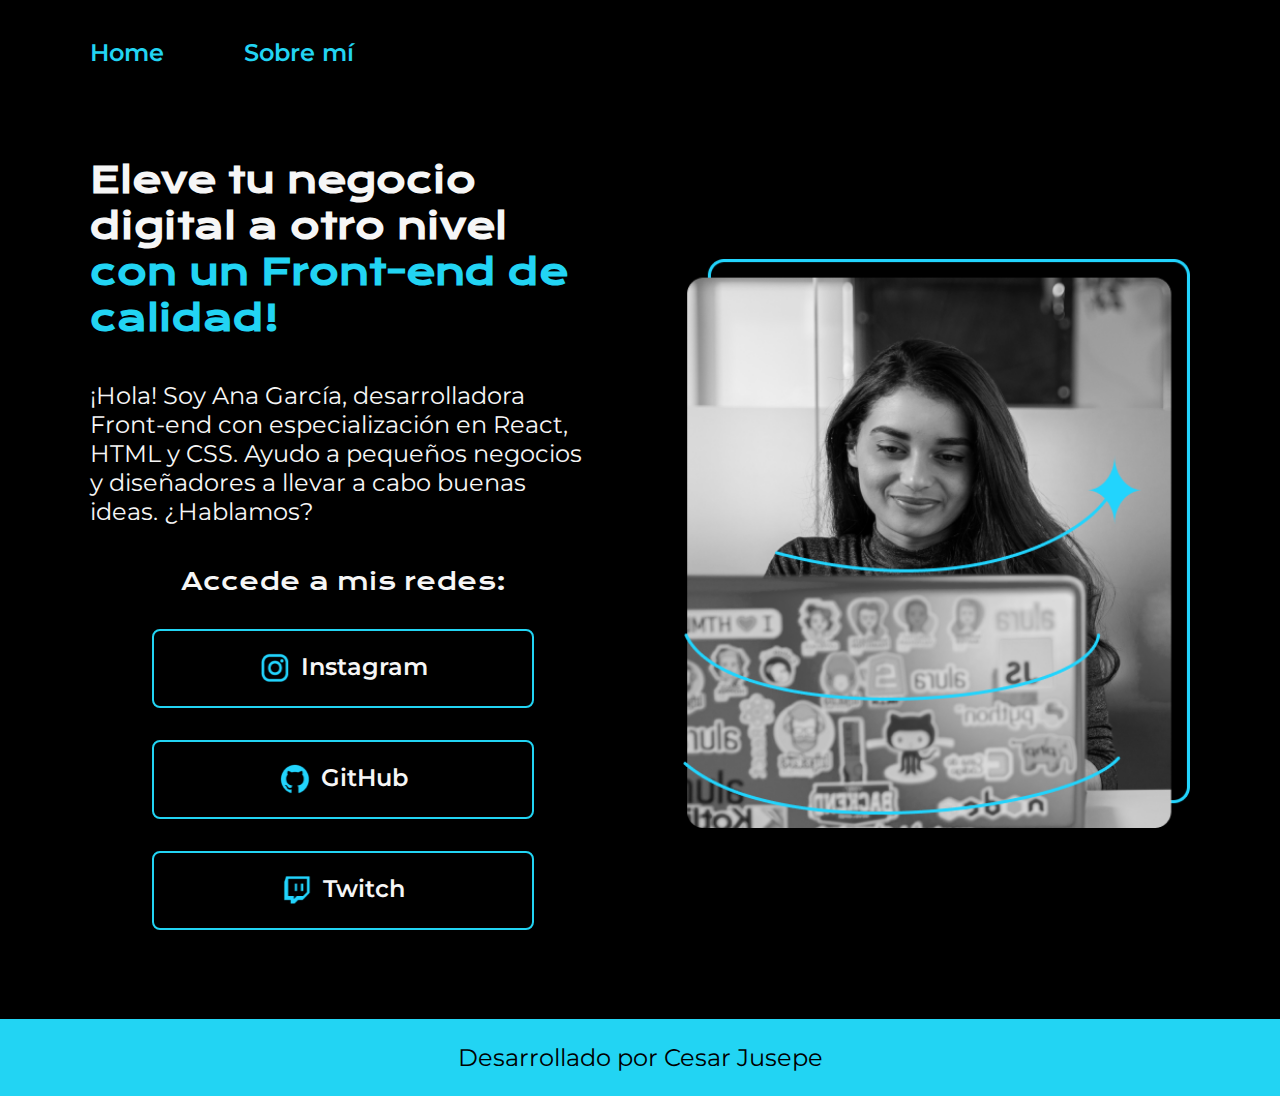
<file: index.html>
<!DOCTYPE html>
<html lang="es-mx">
<head>
    <meta charset="UTF-8">
    <meta name="viewport" content="width=device-width, initial-scale=1.0">
    <title>Portafolio</title>
    <link rel="styleSheet" href="./StylesCss/Style.css"> 
</head>
<body>

   <header class="header">  
      <a class="header_Menu" href="index.html"> Home</a>
      <a class="header_Menu" href="about.html"> Sobre mí</a>   
   </header> 

   <main class="presentacion"> 
         <section class="presentacion_Contenido"> 
            <h1 class="presentacion_Titulo"> 
            Eleve tu negocio digital a otro nivel 
            <strong class="tituloDestaque">con un Front-end de calidad!</strong> 
            </h1>
            <!-- Estilizacion de parrafo descriptivo-->
            <p class="presentacion_Parrafo">
            ¡Hola! Soy Ana García, desarrolladora Front-end 
            con especialización en React, HTML y CSS. Ayudo a pequeños 
            negocios y diseñadores a llevar a cabo buenas ideas. ¿Hablamos?
            </p>
            <!-- Estilizacion de botones y Enlaces-->
            <div class="presentacion_Enlaces">
               <h2 class="presentacion_Enlaces_Subtitulo"> Accede a mis redes:</h2>
                <a class="presentacion_Enlaces_Botones" href="https://www.instagram.com">
                     <img class="icon" src="./Assets/instagram.png">
                     Instagram</a>
                <a class="presentacion_Enlaces_Botones" href="https://github.com">
                  <img class="icon" src="./Assets/github.png">
                  GitHub</a>
                <a class="presentacion_Enlaces_Botones" href="https://www.twitch.tv">
                     <img class="icon" src="./Assets/twitch.png">
                     Twitch</a>
            </div>
         </section>
            <img class="images" src="./Assets/Imagem.png">
            
    </main>

   <footer class="footer"> Desarrollado por Cesar Jusepe</footer>
</body>
</html>
</file>
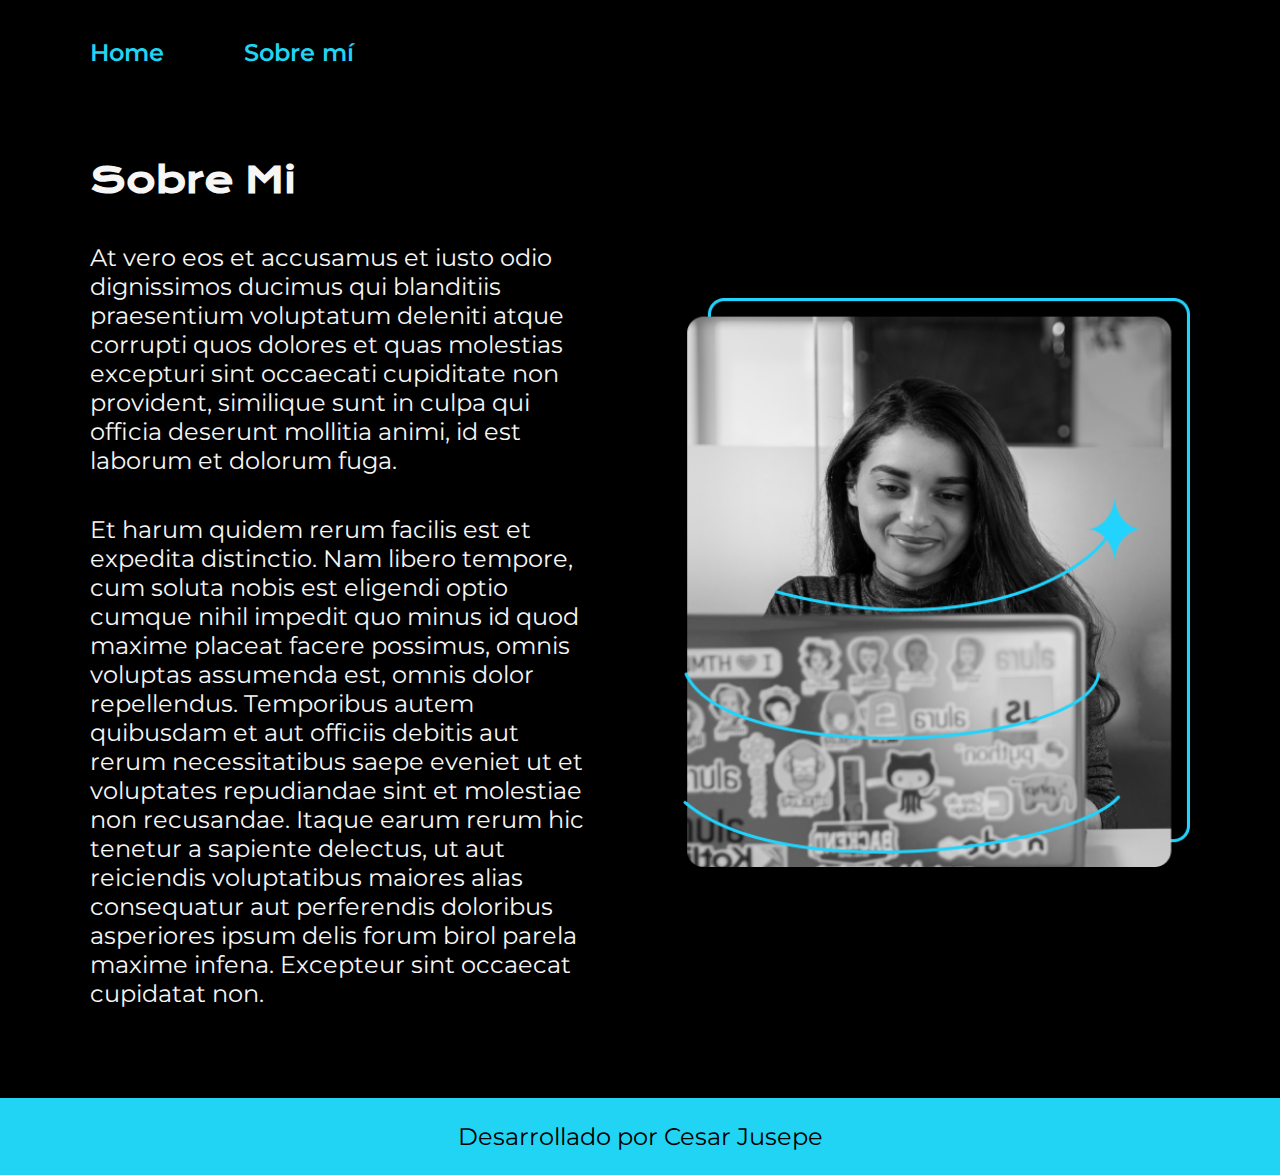
<file: about.html>
<!DOCTYPE html>
<html lang="en">
<head>
    <meta charset="UTF-8">
    <meta name="viewport" content="width=device-width, initial-scale=1.0">
    <title>Sobre Mi</title>
    <link rel="styleSheet" href="./StylesCss/Style.css"> 

</head>
<body>
    <header class="header"> 
        <a class="header_Menu" href="index.html"> Home</a>
        <a class="header_Menu" href="about.html"> Sobre mí</a> 
    </header>

    <main class="presentacion">
    <section class="presentacion_Contenido">  
    <h1 class="presentacion_Titulo"> Sobre Mi</h1>
    <p class="presentacion_Parrafo"> At vero eos et accusamus et iusto odio dignissimos ducimus qui blanditiis praesentium voluptatum 
        deleniti atque corrupti quos dolores et quas molestias excepturi sint occaecati cupiditate non provident, 
        similique sunt in culpa qui officia deserunt mollitia animi, id est laborum et dolorum fuga.
    </p>
    <p class="presentacion_Parrafo"> Et harum quidem rerum facilis est et expedita distinctio. Nam libero tempore, cum soluta nobis est eligendi 
        optio cumque nihil impedit quo minus id quod maxime placeat facere possimus, omnis voluptas assumenda est, 
        omnis dolor repellendus. Temporibus autem quibusdam et aut officiis debitis aut rerum necessitatibus saepe 
        eveniet ut et voluptates repudiandae sint et molestiae non recusandae. Itaque earum rerum hic tenetur a sapiente
         delectus, ut aut reiciendis voluptatibus maiores alias consequatur aut perferendis doloribus asperiores ipsum delis
          forum birol parela maxime infena. Excepteur sint occaecat cupidatat non.
    </p>
    </section>

    <img class="images" src="./Assets/Imagem.png">

    </main>

        <footer class="footer"> Desarrollado por Cesar Jusepe</footer>


</body>
</html>
</file>
<file: StylesCss/Style.css>
@import url('https://fonts.googleapis.com/css2?family=Krona+One&family=Montserrat:ital,wght@0,100..900;1,100..900&display=swap');

*{
    padding: 0;
    margin: 0;
}
/* Variables de CSS */
:root{
    --color-primario: #000000;
    --color-secundario: #f6f6f6;
    --color-terciario: #22d4f3;
    --color-hover: #272727;

    --fuente-montserrat:"Montserrat", sans-serif;
    --fuente-krona:"Krona One", sans-serif;
}

/* Prueba de colocacion de comentarios en CSS*/
body {
    background-color: var(--color-primario);
    color: var(--color-secundario);
    box-sizing: border-box;
}

.tituloDestaque{
    color: var(--color-terciario);
}

.header{
    padding: 3% 0% 0% 7%;
    display: flex;
    gap: 5rem;
    
}

.header_Menu{
    color: var(--color-terciario);
    font-family: var(--fuente-montserrat);
    font-size: 1.5rem;
    font-weight: 600;
    text-decoration: none;
}

.presentacion{
    display: flex;
    align-items: center;
    padding: 7% 7% 7% 7%;
    justify-content: space-between;
    gap: 86px;
}

.presentacion_Contenido{
    width: 50%;
    display: flex;
    flex-direction: column;
    gap: 2.5rem;
}

.presentacion_Titulo{
    font-size: 2.25rem;
    font-family: var(--fuente-krona);
}

.presentacion_Parrafo{
    font-size: 1.5rem;
    font-family: var(--fuente-montserrat);
}

.presentacion_Enlaces{
    display: flex;
    justify-content: space-between;
    flex-direction: column;
    align-items: center;
    gap: 2rem;
}

.presentacion_Enlaces_Botones{
    width: 23.625rem; /* 378px*/
    text-align: center;
    padding: 1.34rem 0rem;
    border-radius: 0.5rem;
    font-family: var(--fuente-montserrat);
    font-size: 1.5rem;
    font-weight: 600;
    text-decoration: none;
    color: var(--color-secundario);
    border: 0.125rem solid var(--color-terciario);
    display: flex;
    justify-content: center;
    gap: 0.625rem;
}

.icon{
    width: 2rem;
    height: 2rem;
}

.images{
    width: 50%;
}

.presentacion_Enlaces a:hover{
    background-color: var(--color-hover);
}

.presentacion_Enlaces_Subtitulo{
    font-family: var(--fuente-krona);
    font-size: 1.5rem;
    font-weight: 400;
}

.footer{
    background-color: var(--color-terciario);
    padding: 1.5rem;
    text-align: center;
    font-family: var(--fuente-montserrat);
    font-size: 1.5rem;
    font-weight: 400;
    color: var(--color-primario);
}

@media (max-width: 800px){
    .presentacion{
        flex-direction: column-reverse;
    }

    .header{
        padding: 10%;
        justify-content: center;
    }

    .presentacion_Contenido{
        width: auto;
    }
    .images{
        width: 70%;
    }
}
</file>
